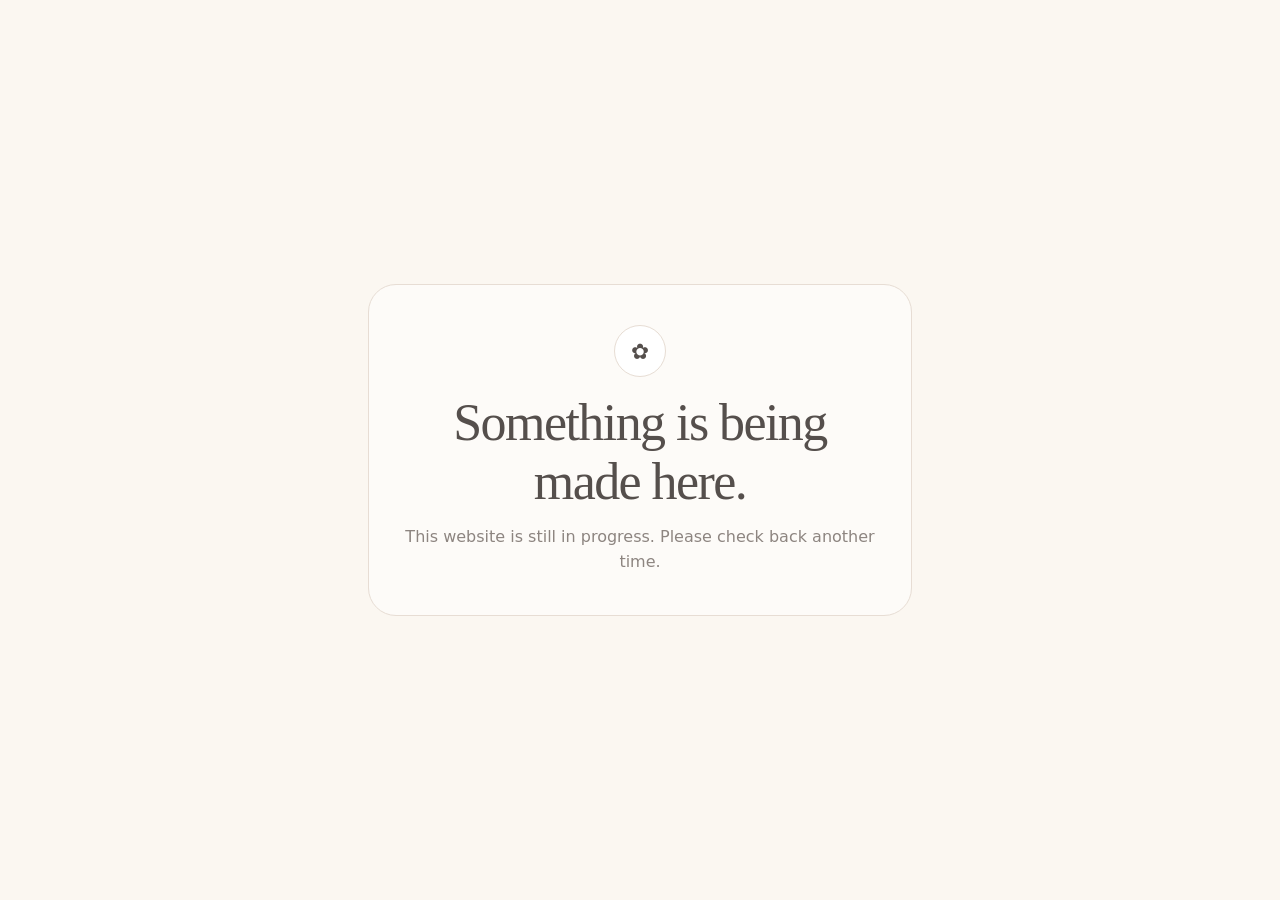
<file: index.html>
<!doctype html>
<html lang="en">
<head>
  <meta charset="utf-8">
  <meta name="viewport" content="width=device-width, initial-scale=1">
  <meta name="robots" content="noindex, nofollow">
  <title>Website in progress</title>
  <link rel="icon" href="./favicon.svg" type="image/svg+xml">
  <style>
    :root {
      color-scheme: light;
      --paper: #fbf7f1;
      --ink: #554f4c;
      --muted: #8d8580;
      --line: #e7ddd4;
    }
    * { box-sizing: border-box; }
    html, body { min-height: 100%; }
    body {
      margin: 0;
      display: grid;
      place-items: center;
      min-height: 100svh;
      padding: 2rem;
      background: var(--paper);
      color: var(--ink);
      font-family: ui-rounded, "SF Pro Rounded", "Avenir Next", system-ui, sans-serif;
    }
    main {
      width: min(34rem, 100%);
      text-align: center;
      padding: 2.5rem 2rem;
      border: 1px solid var(--line);
      border-radius: 1.75rem;
      background: rgba(255,255,255,.45);
    }
    .mark {
      display: inline-grid;
      place-items: center;
      width: 3.25rem;
      aspect-ratio: 1;
      margin-bottom: 1rem;
      border: 1px solid var(--line);
      border-radius: 999px;
      background: #fff;
      font-size: 1.35rem;
    }
    h1 {
      margin: 0;
      font-family: Georgia, "Times New Roman", serif;
      font-size: clamp(2rem, 7vw, 3.25rem);
      font-weight: 500;
      letter-spacing: -.03em;
    }
    p {
      margin: .8rem 0 0;
      color: var(--muted);
      line-height: 1.6;
    }
  </style>
</head>
<body>
  <main>
    <div class="mark" aria-hidden="true">✿</div>
    <h1>Something is being made here.</h1>
    <p>This website is still in progress. Please check back another time.</p>
  </main>
</body>
</html>
</file>
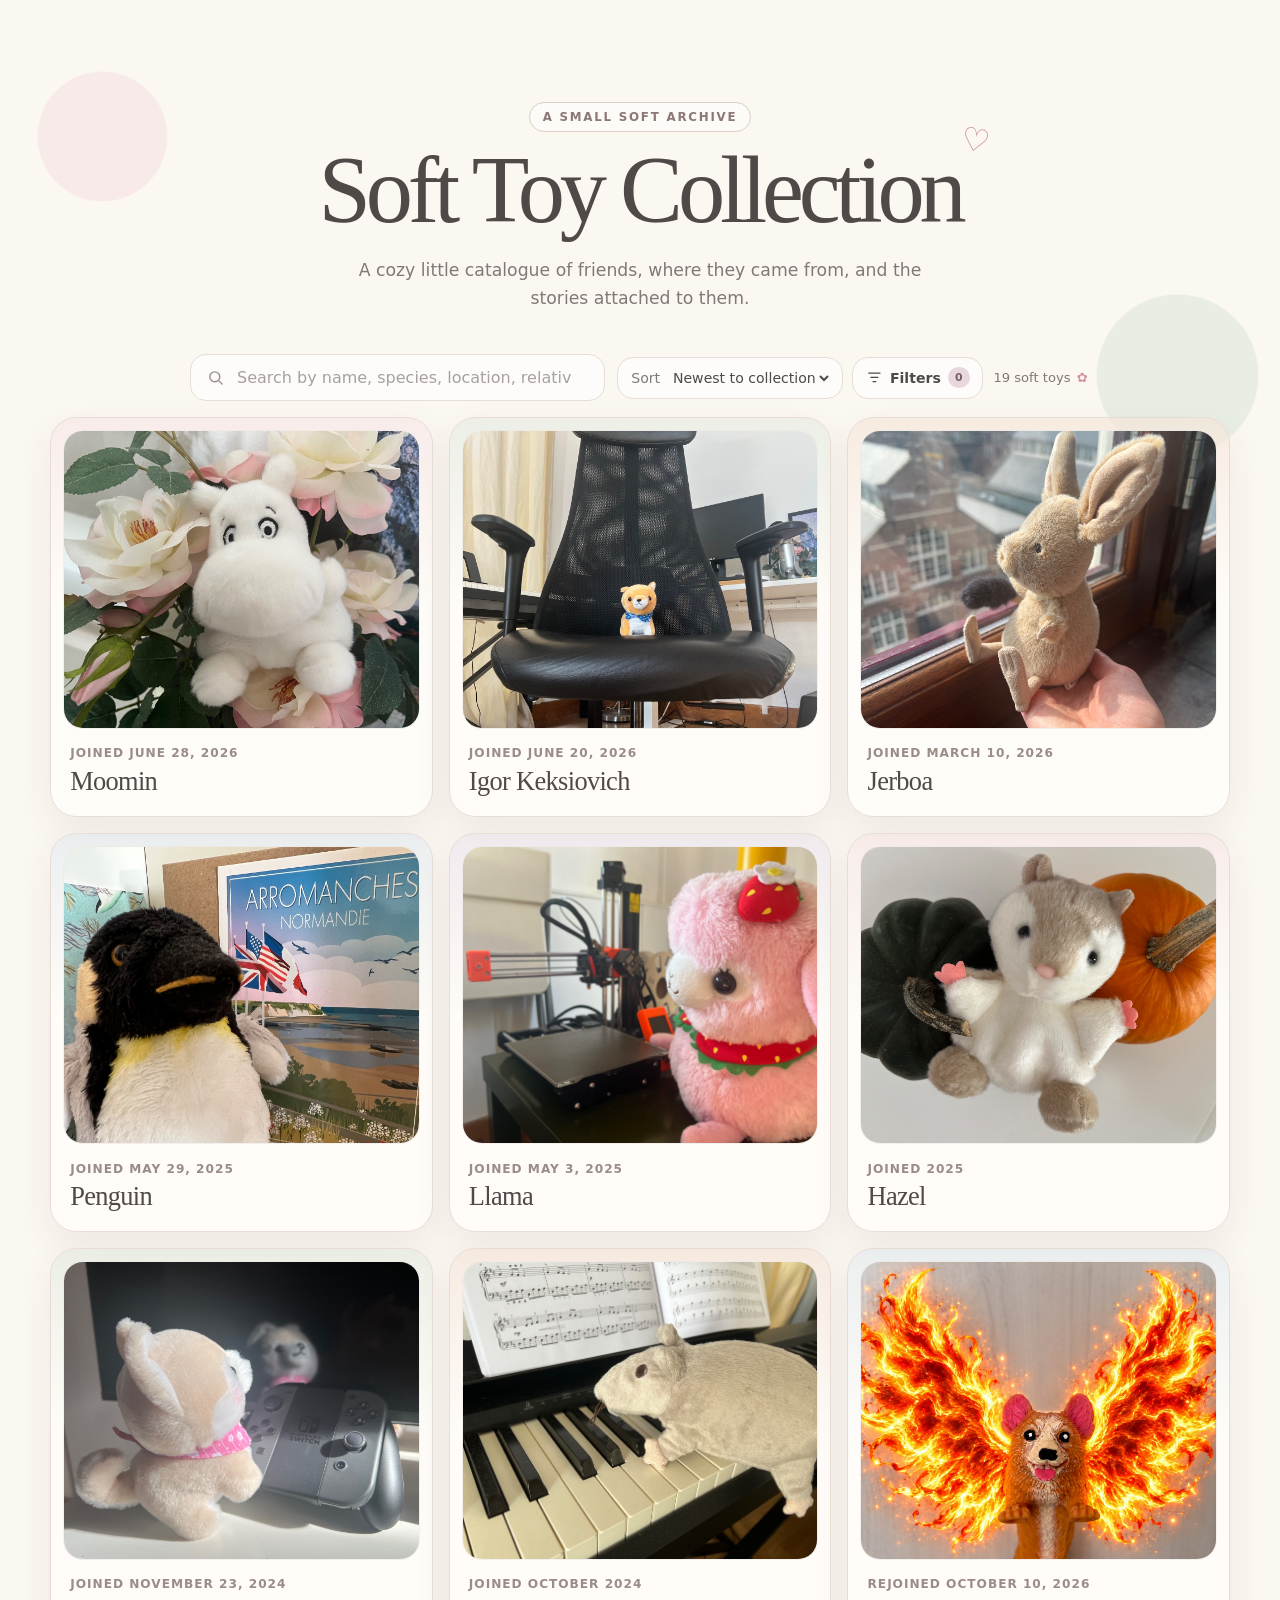
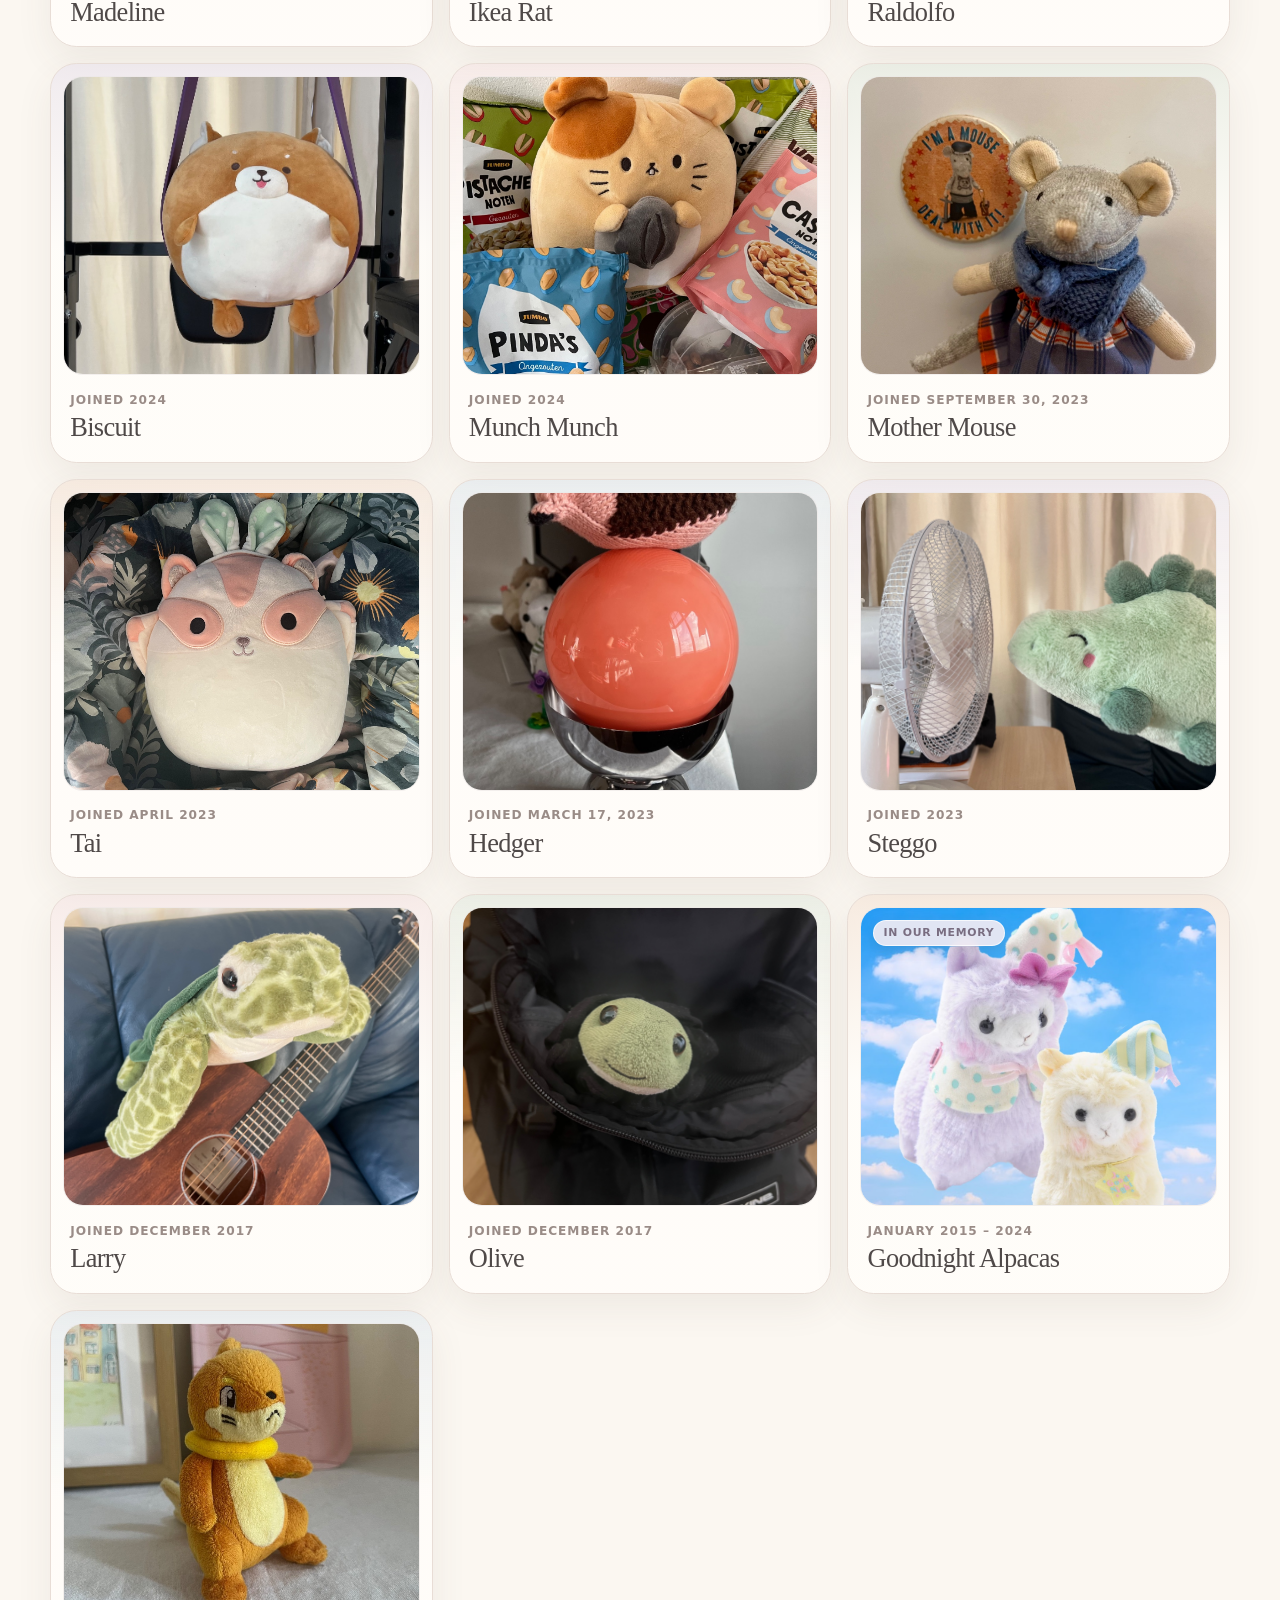
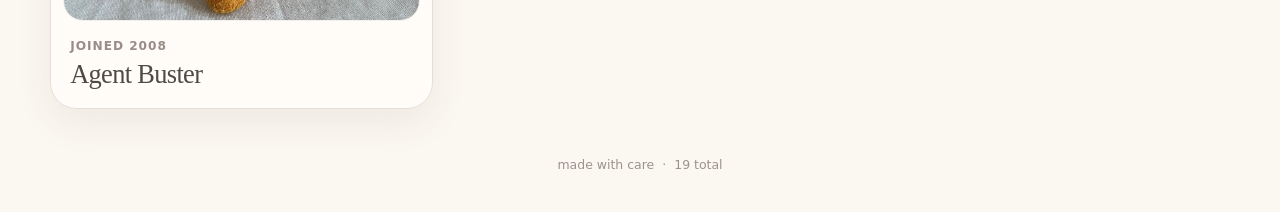
<file: soft-toys/index.html>
<!doctype html>
<html lang="en">
<head>
  <meta charset="utf-8">
  <meta name="viewport" content="width=device-width, initial-scale=1">
  <meta name="theme-color" content="#f7eee9">
  <meta name="robots" content="noindex, nofollow">
  <title>Soft Toy Collection</title>
  <link rel="icon" href="../favicon.svg" type="image/svg+xml">
  <link rel="stylesheet" href="./assets/styles.css?v=20261013-style-restore">
</head>
<body>
  <div class="page-shell">
    <header class="site-header">
      <div class="eyebrow">a small soft archive</div>
      <h1>Soft Toy Collection</h1>
      <p class="intro">A cozy little catalogue of friends, where they came from, and the stories attached to them.</p>
      <div class="header-doodle" aria-hidden="true">♡</div>
    </header>

    <section class="collection-toolbar" aria-label="Collection tools">
      <label class="search-field">
        <span class="sr-only">Search collection</span>
        <svg viewBox="0 0 24 24" aria-hidden="true"><path d="m21 21-4.2-4.2m1.2-5.3a6.5 6.5 0 1 1-13 0 6.5 6.5 0 0 1 13 0Z"/></svg>
        <input id="searchInput" type="search" placeholder="Search by name, species, location, relative, or fact…" autocomplete="off">
      </label>
      <div class="toolbar-actions">
        <label class="sort-field">
          <span>Sort</span>
          <select id="sortSelect">
            <option value="added-desc">Newest to collection</option>
            <option value="added-asc">Oldest to collection</option>
            <option value="name-asc">Name A–Z</option>
          </select>
        </label>
        <div class="filter-menu-wrap">
          <button id="filterButton" class="filter-button" type="button" aria-expanded="false" aria-controls="filterPanel">
            <svg viewBox="0 0 24 24" aria-hidden="true"><path d="M4 6h16M7 12h10M10 18h4"/></svg>
            <span>Filters</span>
            <span id="filterCount" class="filter-count" hidden>0</span>
          </button>
          <section id="filterPanel" class="filter-panel" aria-label="Collection filters" hidden>
            <div class="filter-panel-head">
              <div>
                <div class="filter-panel-kicker">show me</div>
                <h2>Filter the collection</h2>
              </div>
              <button id="clearFilters" class="clear-filters" type="button">Clear all</button>
            </div>
            <div id="filterGroups" class="filter-groups"></div>
          </section>
        </div>
        <div class="collection-summary" aria-live="polite">
          <span id="collectionCount">0 soft toys</span>
          <span class="tiny-flower" aria-hidden="true">✿</span>
        </div>
      </div>
    </section>

    <div id="activeFilterChips" class="active-filter-chips" aria-live="polite"></div>

    <main>
      <div id="collectionGrid" class="collection-grid"></div>
      <section id="emptyState" class="empty-state" hidden>
        <div class="empty-face" aria-hidden="true">ʕ•ᴥ•ʔ</div>
        <h2>No soft toys here yet</h2>
        <p>Your collection will appear here after you add the first entry.</p>
      </section>
      <section id="noResults" class="empty-state" hidden>
        <div class="empty-face" aria-hidden="true">૮ ˶ᵔ ᵕ ᵔ˶ ა</div>
        <h2>No matching friends</h2>
        <p>Try a different search or adjust your filters.</p>
      </section>
    </main>

    <footer>
      <span>made with care</span>
      <span aria-hidden="true">·</span>
      <span id="footerCount"></span>
    </footer>
  </div>

  <dialog id="toyDialog" class="toy-dialog">
    <button class="dialog-close" type="button" aria-label="Close details">×</button>
    <div id="dialogContent"></div>
  </dialog>

  <script src="./assets/collection.js?v=20261013-style-restore" defer></script>
</body>
</html>
</file>
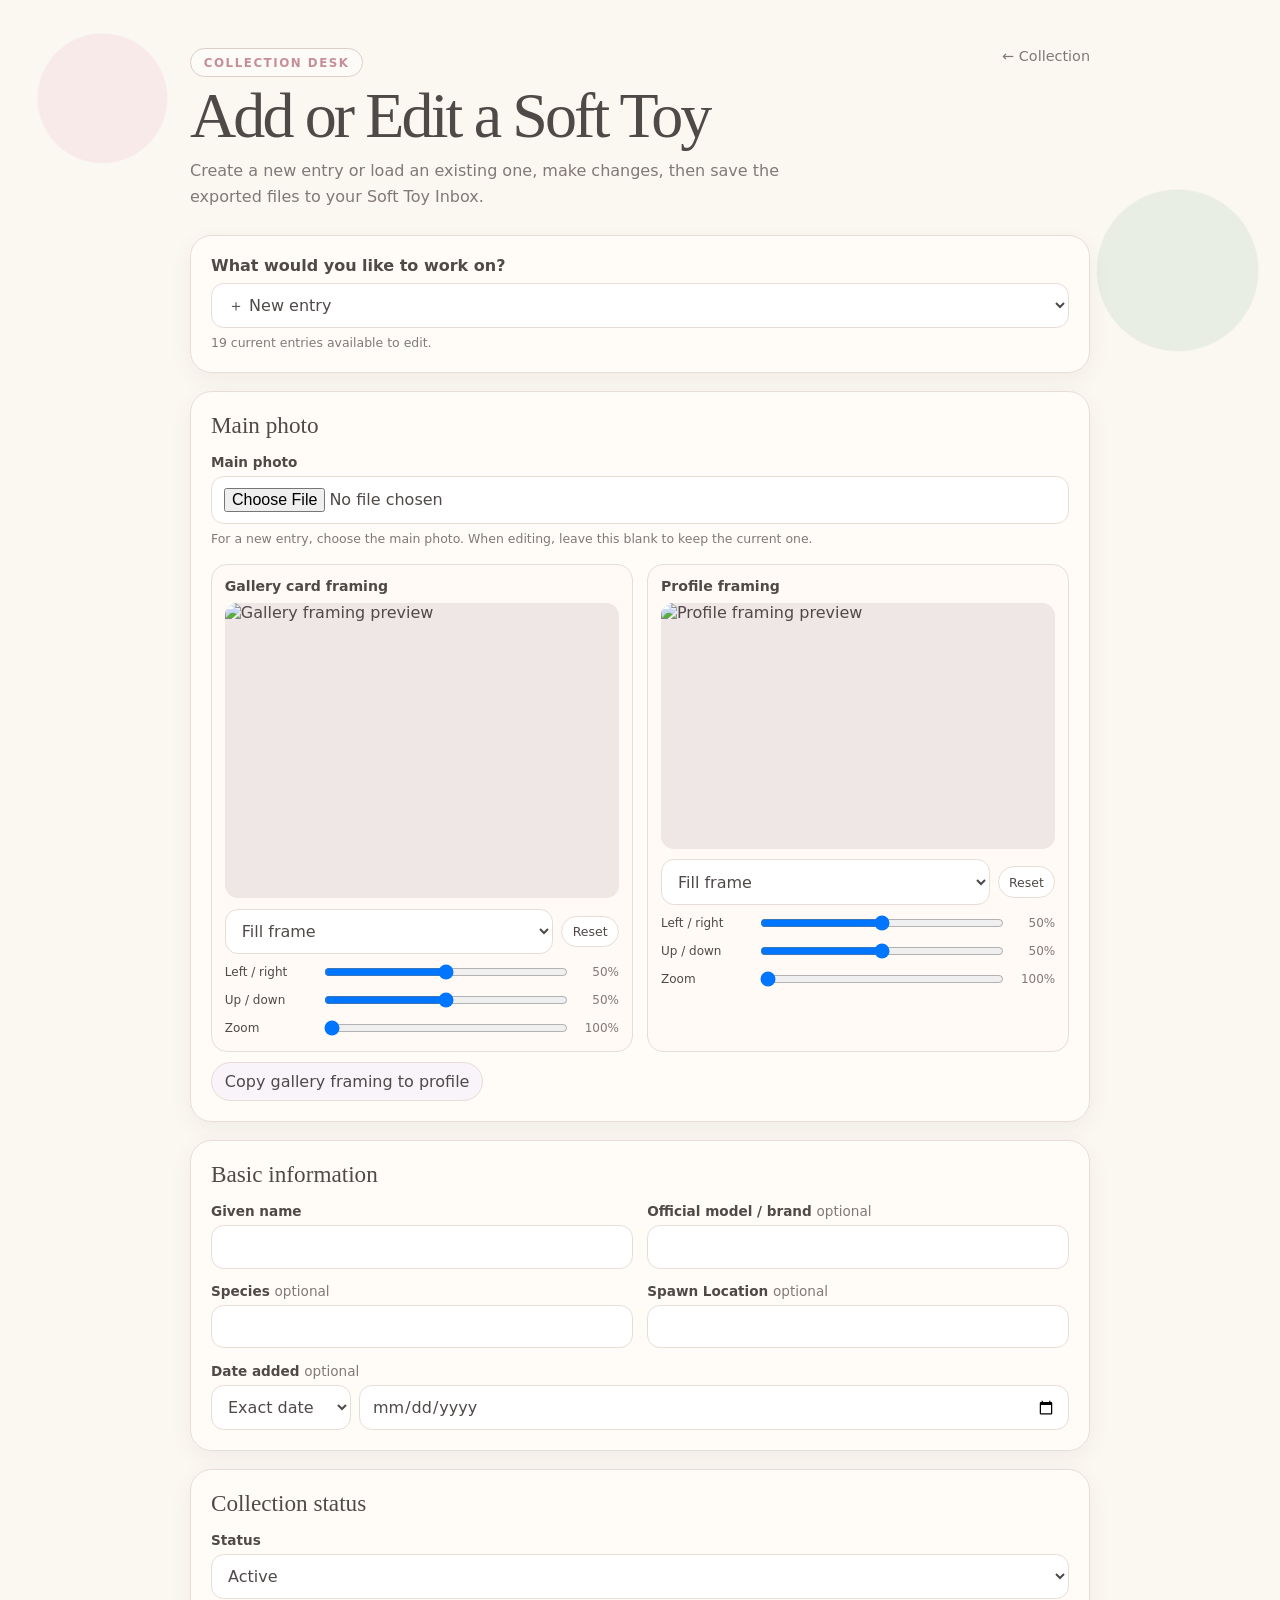
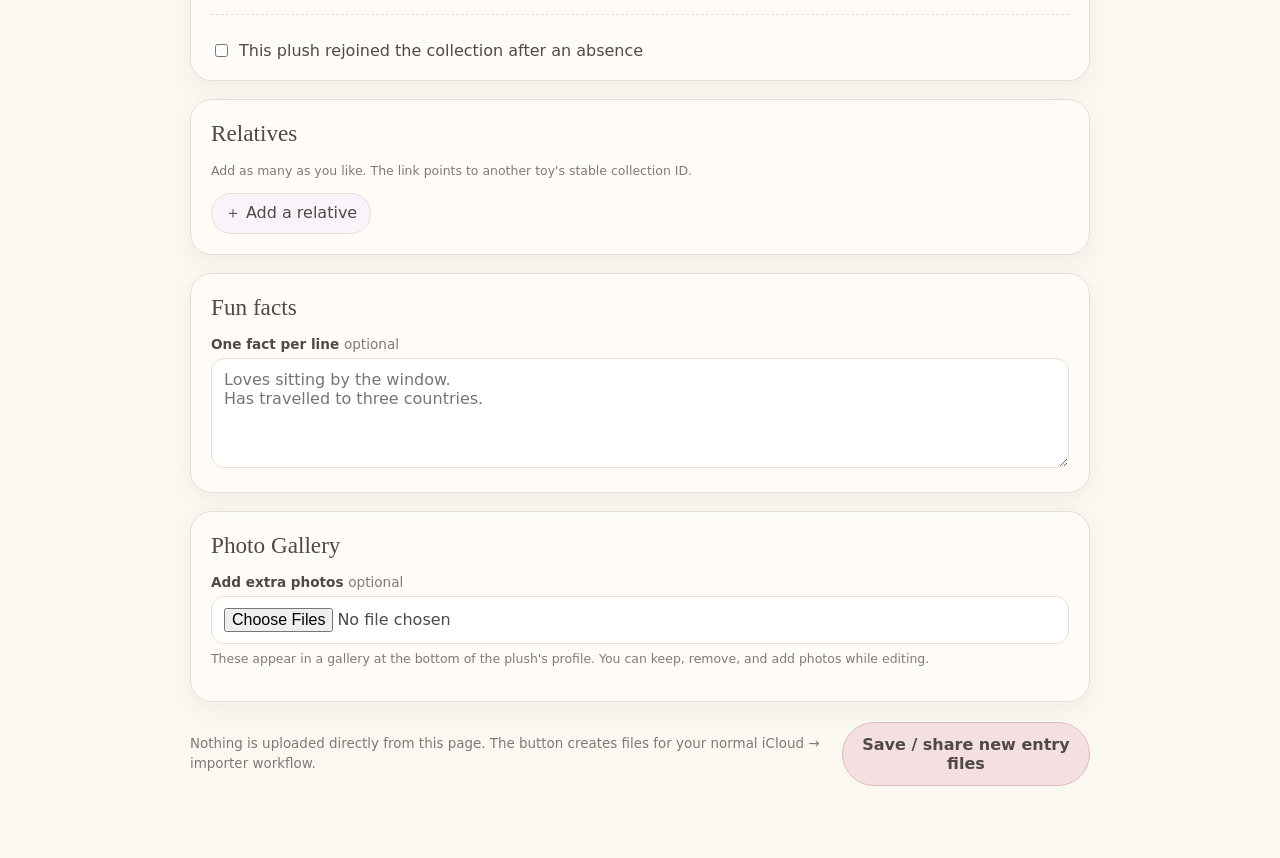
<file: soft-toys/add/index.html>
<!doctype html>
<html lang="en">
<head>
  <meta charset="utf-8">
  <meta name="viewport" content="width=device-width, initial-scale=1">
  <meta name="robots" content="noindex, nofollow">
  <title>Add or Edit a Soft Toy</title>
  <link rel="icon" href="../../favicon.svg" type="image/svg+xml">
  <link rel="stylesheet" href="../assets/styles.css?v=20261013-style-restore">
</head>
<body>
  <main class="add-shell">
    <header class="add-header">
      <div>
        <p class="eyebrow">Collection desk</p>
        <h1>Add or Edit a Soft Toy</h1>
        <p class="header-note">Create a new entry or load an existing one, make changes, then save the exported files to your Soft Toy Inbox.</p>
      </div>
      <a class="back-link" href="../">← Collection</a>
    </header>

    <section class="edit-picker-card">
      <label for="entryPicker">What would you like to work on?</label>
      <select id="entryPicker">
        <option value="new">＋ New entry</option>
      </select>
      <small id="collectionLoadNote" class="helper">Loading current collection…</small>
    </section>

    <form id="toyForm" novalidate>
      <section class="form-card">
        <h2>Main photo</h2>
        <div class="field full">
          <label for="mainPhoto">Main photo <span id="mainPhotoOptional" class="optional"></span></label>
          <input id="mainPhoto" type="file" accept="image/*">
          <small>For a new entry, choose the main photo. When editing, leave this blank to keep the current one.</small>
        </div>
        <div id="currentPhotoNote" class="current-photo-note hidden"></div>
        <label id="removeMainWrap" class="checkbox-row hidden"><input id="removeMainPhoto" type="checkbox"> Remove the current main photo</label>

        <div class="photo-editor-grid">
          <div class="photo-editor" data-photo-editor="gallery">
            <h3>Gallery card framing</h3>
            <div class="framing-preview"><img id="galleryPreview" alt="Gallery framing preview" hidden></div>
            <div class="photo-fit-row">
              <select id="galleryFit" class="compact-select" aria-label="Gallery photo fit">
                <option value="cover">Fill frame</option>
                <option value="contain">Show whole photo</option>
              </select>
              <button id="resetGalleryFraming" class="small-button" type="button">Reset</button>
            </div>
            <label class="range-row"><span>Left / right</span><input id="galleryX" type="range" min="0" max="100" value="50"><output id="galleryXOut">50%</output></label>
            <label class="range-row"><span>Up / down</span><input id="galleryY" type="range" min="0" max="100" value="50"><output id="galleryYOut">50%</output></label>
            <label class="range-row"><span>Zoom</span><input id="galleryZoom" type="range" min="100" max="170" value="100"><output id="galleryZoomOut">100%</output></label>
          </div>

          <div class="photo-editor profile-editor" data-photo-editor="profile">
            <h3>Profile framing</h3>
            <div class="framing-preview"><img id="profilePreview" alt="Profile framing preview" hidden></div>
            <div class="photo-fit-row">
              <select id="profileFit" class="compact-select" aria-label="Profile photo fit">
                <option value="cover">Fill frame</option>
                <option value="contain">Show whole photo</option>
              </select>
              <button id="resetProfileFraming" class="small-button" type="button">Reset</button>
            </div>
            <label class="range-row"><span>Left / right</span><input id="profileX" type="range" min="0" max="100" value="50"><output id="profileXOut">50%</output></label>
            <label class="range-row"><span>Up / down</span><input id="profileY" type="range" min="0" max="100" value="50"><output id="profileYOut">50%</output></label>
            <label class="range-row"><span>Zoom</span><input id="profileZoom" type="range" min="100" max="170" value="100"><output id="profileZoomOut">100%</output></label>
          </div>
        </div>
        <div class="button-row" style="margin-top:10px">
          <button id="copyGalleryFraming" class="secondary-button" type="button">Copy gallery framing to profile</button>
        </div>
      </section>

      <section class="form-card">
        <h2>Basic information</h2>
        <div class="field-grid">
          <div class="field">
            <label for="toyName">Given name</label>
            <input id="toyName" type="text" required autocomplete="off">
          </div>
          <div class="field">
            <label for="officialModel">Official model / brand <span class="optional">optional</span></label>
            <input id="officialModel" type="text" autocomplete="off">
          </div>
          <div class="field">
            <label for="species">Species <span class="optional">optional</span></label>
            <input id="species" type="text" autocomplete="off">
          </div>
          <div class="field">
            <label for="spawnLocation">Spawn Location <span class="optional">optional</span></label>
            <input id="spawnLocation" type="text" autocomplete="off">
          </div>
          <div class="field full">
            <span class="label">Date added <span class="optional">optional</span></span>
            <div id="dateAddedControl" class="flex-date" data-date-control></div>
          </div>
        </div>
      </section>

      <section class="form-card">
        <h2>Collection status</h2>
        <div class="field">
          <label for="status">Status</label>
          <select id="status">
            <option value="active">Active</option>
            <option value="lost">Lost</option>
            <option value="memory">In Our Memory</option>
          </select>
        </div>

        <div id="lostFields" class="status-fields hidden">
          <div class="field-grid">
            <div class="field full">
              <label for="lastKnownLocation">Last known location <span class="optional">optional</span></label>
              <input id="lastKnownLocation" type="text" autocomplete="off">
            </div>
            <div class="field full">
              <span class="label">Lost date <span class="optional">optional</span></span>
              <div id="lostDateControl" class="flex-date" data-date-control></div>
            </div>
          </div>
        </div>

        <div id="memoryFields" class="status-fields hidden">
          <div class="field">
            <span class="label">End date <span class="optional">optional</span></span>
            <div id="memoryEndDateControl" class="flex-date" data-date-control></div>
          </div>
        </div>

        <div id="activeRejoinFields" class="status-fields">
          <label class="checkbox-row"><input id="hasRejoined" type="checkbox"> This plush rejoined the collection after an absence</label>
          <div id="rejoinDetails" class="field-grid hidden" style="margin-top:14px">
            <div class="field full">
              <span class="label">Previous end / left date <span class="optional">optional</span></span>
              <div id="previousEndDateControl" class="flex-date" data-date-control></div>
            </div>
            <div class="field full">
              <span class="label">Rejoined date</span>
              <div id="rejoinDateControl" class="flex-date" data-date-control></div>
            </div>
          </div>
        </div>
      </section>

      <section class="form-card">
        <h2>Relatives</h2>
        <p class="helper">Add as many as you like. The link points to another toy's stable collection ID.</p>
        <div id="relativesList"></div>
        <button id="addRelative" class="secondary-button" type="button">＋ Add a relative</button>
      </section>

      <section class="form-card">
        <h2>Fun facts</h2>
        <div class="field">
          <label for="funFacts">One fact per line <span class="optional">optional</span></label>
          <textarea id="funFacts" placeholder="Loves sitting by the window.&#10;Has travelled to three countries."></textarea>
        </div>
      </section>

      <section class="form-card">
        <h2>Photo Gallery</h2>
        <div class="field">
          <label for="galleryPhotos">Add extra photos <span class="optional">optional</span></label>
          <input id="galleryPhotos" type="file" accept="image/*" multiple>
          <small>These appear in a gallery at the bottom of the plush's profile. You can keep, remove, and add photos while editing.</small>
        </div>
        <div id="galleryManager" class="gallery-manager"></div>
      </section>

      <div class="form-actions">
        <div id="saveStatus" class="save-status">Nothing is uploaded directly from this page. The button creates files for your normal iCloud → importer workflow.</div>
        <button id="saveButton" class="primary-button" type="submit">Save / share entry files</button>
      </div>
    </form>
  </main>

<script>
(() => {
  const DATA_URL = "../data/toys.json";
  const IMAGE_BASE = "../images/";

  const $ = selector => document.querySelector(selector);
  const entryPicker = $("#entryPicker");
  const form = $("#toyForm");
  const mainPhoto = $("#mainPhoto");
  const removeMainPhoto = $("#removeMainPhoto");
  const galleryInput = $("#galleryPhotos");

  let collection = [];
  let currentToy = null;
  let existingGallery = [];
  let newGalleryFiles = [];
  let mainPreviewObjectUrl = null;

  function slugify(value = "toy") {
    return String(value).toLowerCase().normalize("NFKD")
      .replace(/[\u0300-\u036f]/g, "")
      .replace(/[^a-z0-9]+/g, "-")
      .replace(/^-+|-+$/g, "") || "toy";
  }

  function normalizeStatus(value) {
    const compact = String(value || "active").trim().toLowerCase().replace(/[^a-z0-9]+/g, "");
    if (compact === "lost") return "lost";
    if (["memory", "inmemory", "inourmemory", "memorial"].includes(compact)) return "memory";
    return "active";
  }

  function normalizeDate(value) {
    if (!value) return null;
    if (typeof value === "string") {
      const precision = /^\d{4}$/.test(value) ? "year" : /^\d{4}-\d{2}$/.test(value) ? "month" : "day";
      return { precision, value };
    }
    if (value.value) {
      let precision = String(value.precision || "").toLowerCase();
      if (["exact", "full", "date"].includes(precision)) precision = "day";
      if (!precision) precision = /^\d{4}$/.test(value.value) ? "year" : /^\d{4}-\d{2}$/.test(value.value) ? "month" : "day";
      return { precision, value: String(value.value) };
    }
    return null;
  }

  function normalizePhotoDisplay(value) {
    function one(part) {
      const fit = part?.fit === "contain" ? "contain" : "cover";
      return {
        fit,
        x: Number(part?.x ?? 50),
        y: Number(part?.y ?? 50),
        zoom: fit === "contain" ? 1 : Number(part?.zoom ?? 1)
      };
    }
    return { gallery: one(value?.gallery), profile: one(value?.profile) };
  }

  function normalizeGallery(value) {
    if (!Array.isArray(value)) return [];
    return value.map(v => typeof v === "string" ? v : v?.filename || v?.image || "").filter(Boolean);
  }

  function normalizeToy(raw, index) {
    return {
      ...raw,
      id: String(raw.id || slugify(raw.name || `toy-${index + 1}`)),
      name: String(raw.name || ""),
      officialModel: String(raw.officialModel || raw.model || raw.brandModel || ""),
      image: String(raw.image || raw.photo || ""),
      gallery: normalizeGallery(raw.gallery || raw.galleryImages || raw.galleryPhotos),
      species: String(raw.species || ""),
      spawnLocation: String(raw.spawnLocation || raw.spawn || ""),
      dateAdded: normalizeDate(raw.dateAdded || raw.acquiredDate || raw.joinedDate),
      status: normalizeStatus(raw.status || raw.collectionStatus),
      lastKnownLocation: String(raw.lastKnownLocation || ""),
      lostDate: normalizeDate(raw.lostDate),
      endDate: normalizeDate(raw.endDate || raw.memorialDate),
      rejoinDate: normalizeDate(raw.rejoinDate || raw.readdedDate || raw.reAddDate),
      funFacts: Array.isArray(raw.funFacts) ? raw.funFacts.map(String) : [],
      relatives: Array.isArray(raw.relatives) ? raw.relatives.map(r => ({ relationship: String(r.relationship || r.relation || ""), toyId: String(r.toyId || r.id || "") })) : [],
      photoDisplay: normalizePhotoDisplay(raw.photoDisplay)
    };
  }

  function buildDateControl(container) {
    container.innerHTML = `
      <select class="date-precision" aria-label="Date precision">
        <option value="day">Exact date</option>
        <option value="month">Month only</option>
        <option value="year">Year only</option>
      </select>
      <div class="date-value">
        <input class="date-day" type="date">
        <input class="date-month hidden" type="month">
        <input class="date-year hidden" type="number" min="1800" max="2200" inputmode="numeric" placeholder="2026">
      </div>`;
    const precision = container.querySelector(".date-precision");
    precision.addEventListener("change", () => updateDateControlVisibility(container));
  }

  function updateDateControlVisibility(container) {
    const precision = container.querySelector(".date-precision").value;
    container.querySelector(".date-day").classList.toggle("hidden", precision !== "day");
    container.querySelector(".date-month").classList.toggle("hidden", precision !== "month");
    container.querySelector(".date-year").classList.toggle("hidden", precision !== "year");
  }

  function setDateControl(container, dateObj) {
    const d = normalizeDate(dateObj);
    container.querySelectorAll("input").forEach(input => input.value = "");
    if (!d) {
      container.querySelector(".date-precision").value = "day";
      updateDateControlVisibility(container);
      return;
    }
    const precision = ["day", "month", "year"].includes(d.precision) ? d.precision : "day";
    container.querySelector(".date-precision").value = precision;
    if (precision === "day") container.querySelector(".date-day").value = d.value;
    if (precision === "month") container.querySelector(".date-month").value = d.value.slice(0, 7);
    if (precision === "year") container.querySelector(".date-year").value = d.value.slice(0, 4);
    updateDateControlVisibility(container);
  }

  function getDateControl(container) {
    const precision = container.querySelector(".date-precision").value;
    let value = "";
    if (precision === "day") value = container.querySelector(".date-day").value;
    if (precision === "month") value = container.querySelector(".date-month").value;
    if (precision === "year") value = container.querySelector(".date-year").value.trim();
    return value ? { precision, value } : null;
  }

  document.querySelectorAll("[data-date-control]").forEach(buildDateControl);

  const dateControls = {
    dateAdded: $("#dateAddedControl"),
    lostDate: $("#lostDateControl"),
    memoryEnd: $("#memoryEndDateControl"),
    previousEnd: $("#previousEndDateControl"),
    rejoin: $("#rejoinDateControl")
  };

  const frameEls = {
    gallery: { fit: $("#galleryFit"), x: $("#galleryX"), y: $("#galleryY"), zoom: $("#galleryZoom"), preview: $("#galleryPreview"), xOut: $("#galleryXOut"), yOut: $("#galleryYOut"), zoomOut: $("#galleryZoomOut") },
    profile: { fit: $("#profileFit"), x: $("#profileX"), y: $("#profileY"), zoom: $("#profileZoom"), preview: $("#profilePreview"), xOut: $("#profileXOut"), yOut: $("#profileYOut"), zoomOut: $("#profileZoomOut") }
  };

  function getFraming(kind) {
    const e = frameEls[kind];
    const fit = e.fit.value === "contain" ? "contain" : "cover";
    return { fit, x: Number(e.x.value), y: Number(e.y.value), zoom: fit === "contain" ? 1 : Number(e.zoom.value) / 100 };
  }

  function setFraming(kind, value = {}) {
    const e = frameEls[kind];
    const fit = value.fit === "contain" ? "contain" : "cover";
    e.fit.value = fit;
    e.x.value = Number.isFinite(Number(value.x)) ? Number(value.x) : 50;
    e.y.value = Number.isFinite(Number(value.y)) ? Number(value.y) : 50;
    e.zoom.value = fit === "contain" ? 100 : Math.round((Number.isFinite(Number(value.zoom)) ? Number(value.zoom) : 1) * 100);
    updateFraming(kind);
  }

  function updateFraming(kind) {
    const e = frameEls[kind];
    const f = getFraming(kind);
    e.zoom.disabled = f.fit === "contain";
    if (f.fit === "contain") e.zoom.value = 100;
    e.xOut.value = `${e.x.value}%`;
    e.yOut.value = `${e.y.value}%`;
    e.zoomOut.value = `${e.zoom.value}%`;
    if (e.preview.src) {
      e.preview.style.objectFit = f.fit;
      e.preview.style.objectPosition = `${f.x}% ${f.y}%`;
      e.preview.style.transform = `scale(${f.fit === "contain" ? 1 : Number(e.zoom.value) / 100})`;
    }
  }

  Object.entries(frameEls).forEach(([kind, e]) => {
    [e.fit, e.x, e.y, e.zoom].forEach(input => input.addEventListener("input", () => updateFraming(kind)));
    e.fit.addEventListener("change", () => updateFraming(kind));
  });

  $("#resetGalleryFraming").addEventListener("click", () => setFraming("gallery"));
  $("#resetProfileFraming").addEventListener("click", () => setFraming("profile"));
  $("#copyGalleryFraming").addEventListener("click", () => setFraming("profile", getFraming("gallery")));

  function setMainPreview(src) {
    for (const kind of ["gallery", "profile"]) {
      const img = frameEls[kind].preview;
      if (src) {
        img.src = src;
        img.hidden = false;
      } else {
        img.removeAttribute("src");
        img.hidden = true;
      }
      updateFraming(kind);
    }
  }

  function currentMainSrc() {
    if (mainPhoto.files[0]) {
      if (mainPreviewObjectUrl) URL.revokeObjectURL(mainPreviewObjectUrl);
      mainPreviewObjectUrl = URL.createObjectURL(mainPhoto.files[0]);
      return mainPreviewObjectUrl;
    }
    if (currentToy?.image && !removeMainPhoto.checked) return `${IMAGE_BASE}${encodeURIComponent(currentToy.image)}`;
    return "";
  }

  mainPhoto.addEventListener("change", () => {
    if (mainPhoto.files[0]) removeMainPhoto.checked = false;
    setMainPreview(currentMainSrc());
  });
  removeMainPhoto.addEventListener("change", () => {
    if (removeMainPhoto.checked) mainPhoto.value = "";
    setMainPreview(currentMainSrc());
  });

  function relativeOptions(selected = "") {
    return collection
      .filter(toy => !currentToy || toy.id !== currentToy.id)
      .map(toy => `<option value="${escapeAttribute(toy.id)}" ${toy.id === selected ? "selected" : ""}>${escapeHtml(toy.name)}</option>`)
      .join("");
  }

  function escapeHtml(value = "") {
    return String(value).replaceAll("&", "&amp;").replaceAll("<", "&lt;").replaceAll(">", "&gt;").replaceAll('"', "&quot;").replaceAll("'", "&#039;");
  }
  function escapeAttribute(value = "") { return escapeHtml(value); }

  function addRelativeRow(relative = {}) {
    const row = document.createElement("div");
    row.className = "dynamic-row relative-row";
    row.innerHTML = `
      <div class="field"><label>Relationship</label><input class="relative-relationship" type="text" placeholder="cousin" value="${escapeAttribute(relative.relationship || "")}"></div>
      <div class="field"><label>Soft toy</label><select class="relative-toy"><option value="">Choose a toy…</option>${relativeOptions(relative.toyId || "")}</select></div>
      <button class="remove-row" type="button" aria-label="Remove relative">×</button>`;
    row.querySelector(".remove-row").addEventListener("click", () => row.remove());
    $("#relativesList").appendChild(row);
  }
  $("#addRelative").addEventListener("click", () => addRelativeRow());

  function collectRelatives() {
    return [...document.querySelectorAll(".relative-row")]
      .map(row => ({ relationship: row.querySelector(".relative-relationship").value.trim(), toyId: row.querySelector(".relative-toy").value }))
      .filter(r => r.relationship && r.toyId);
  }

  function renderGalleryManager() {
    const manager = $("#galleryManager");
    manager.innerHTML = "";
    existingGallery.forEach((filename, index) => {
      const item = document.createElement("div");
      item.className = "gallery-edit-item";
      item.innerHTML = `<img src="${IMAGE_BASE}${encodeURIComponent(filename)}" alt="Existing gallery photo"><span class="gallery-edit-label">Existing photo</span><button type="button" aria-label="Remove this gallery photo">×</button>`;
      item.querySelector("button").addEventListener("click", () => {
        existingGallery.splice(index, 1);
        renderGalleryManager();
      });
      manager.appendChild(item);
    });
    newGalleryFiles.forEach((file, index) => {
      const url = URL.createObjectURL(file);
      const item = document.createElement("div");
      item.className = "gallery-edit-item";
      item.innerHTML = `<img src="${url}" alt="New gallery photo"><span class="gallery-edit-label">${escapeHtml(file.name)}</span><button type="button" aria-label="Remove this new gallery photo">×</button>`;
      item.querySelector("img").addEventListener("load", () => URL.revokeObjectURL(url), { once: true });
      item.querySelector("button").addEventListener("click", () => {
        newGalleryFiles.splice(index, 1);
        renderGalleryManager();
      });
      manager.appendChild(item);
    });
  }

  galleryInput.addEventListener("change", () => {
    newGalleryFiles.push(...Array.from(galleryInput.files || []));
    galleryInput.value = "";
    renderGalleryManager();
  });

  function updateStatusFields() {
    const status = $("#status").value;
    $("#lostFields").classList.toggle("hidden", status !== "lost");
    $("#memoryFields").classList.toggle("hidden", status !== "memory");
    $("#activeRejoinFields").classList.toggle("hidden", status !== "active");
    $("#rejoinDetails").classList.toggle("hidden", status !== "active" || !$("#hasRejoined").checked);
  }
  $("#status").addEventListener("change", updateStatusFields);
  $("#hasRejoined").addEventListener("change", updateStatusFields);

  function resetFormForNew() {
    currentToy = null;
    form.reset();
    $("#status").value = "active";
    $("#hasRejoined").checked = false;
    $("#relativesList").innerHTML = "";
    existingGallery = [];
    newGalleryFiles = [];
    renderGalleryManager();
    Object.values(dateControls).forEach(control => setDateControl(control, null));
    setFraming("gallery");
    setFraming("profile");
    setMainPreview("");
    $("#currentPhotoNote").classList.add("hidden");
    $("#removeMainWrap").classList.add("hidden");
    $("#mainPhotoOptional").textContent = "";
    $("#saveButton").textContent = "Save / share new entry files";
    updateStatusFields();
  }

  function populateToy(toy) {
    currentToy = toy;
    form.reset();
    $("#toyName").value = toy.name;
    $("#officialModel").value = toy.officialModel;
    $("#species").value = toy.species;
    $("#spawnLocation").value = toy.spawnLocation;
    setDateControl(dateControls.dateAdded, toy.dateAdded);
    $("#status").value = toy.status;
    $("#lastKnownLocation").value = toy.lastKnownLocation;
    setDateControl(dateControls.lostDate, toy.lostDate);
    setDateControl(dateControls.memoryEnd, toy.status === "memory" ? toy.endDate : null);
    const isRejoined = toy.status === "active" && Boolean(toy.rejoinDate);
    $("#hasRejoined").checked = isRejoined;
    setDateControl(dateControls.previousEnd, toy.endDate || toy.lostDate || null);
    setDateControl(dateControls.rejoin, isRejoined ? toy.rejoinDate : null);
    $("#funFacts").value = toy.funFacts.join("\n");
    $("#relativesList").innerHTML = "";
    toy.relatives.forEach(addRelativeRow);
    existingGallery = [...toy.gallery];
    newGalleryFiles = [];
    renderGalleryManager();
    setFraming("gallery", toy.photoDisplay.gallery);
    setFraming("profile", toy.photoDisplay.profile);
    removeMainPhoto.checked = false;
    mainPhoto.value = "";
    if (toy.image) {
      $("#currentPhotoNote").innerHTML = `<img src="${IMAGE_BASE}${encodeURIComponent(toy.image)}" alt="Current main photo"><span>Current main photo: ${escapeHtml(toy.image)}</span>`;
      $("#currentPhotoNote").classList.remove("hidden");
      $("#removeMainWrap").classList.remove("hidden");
    } else {
      $("#currentPhotoNote").classList.add("hidden");
      $("#removeMainWrap").classList.add("hidden");
    }
    $("#mainPhotoOptional").textContent = "optional when editing";
    setMainPreview(currentMainSrc());
    $("#saveButton").textContent = "Save / share edited entry files";
    updateStatusFields();
  }

  entryPicker.addEventListener("change", () => {
    if (entryPicker.value === "new") resetFormForNew();
    else {
      const toy = collection.find(t => t.id === entryPicker.value);
      if (toy) populateToy(toy);
    }
  });

  async function loadCollection() {
    try {
      const response = await fetch(`${DATA_URL}?v=${Date.now()}`, { cache: "no-store" });
      if (!response.ok) throw new Error(`HTTP ${response.status}`);
      const data = await response.json();
      const list = Array.isArray(data) ? data : Array.isArray(data.toys) ? data.toys : [];
      collection = list.map(normalizeToy).sort((a, b) => a.name.localeCompare(b.name));
      for (const toy of collection) {
        const option = document.createElement("option");
        option.value = toy.id;
        option.textContent = `Edit: ${toy.name}`;
        entryPicker.appendChild(option);
      }
      $("#collectionLoadNote").textContent = `${collection.length} current entr${collection.length === 1 ? "y" : "ies"} available to edit.`;
    } catch (error) {
      console.error(error);
      $("#collectionLoadNote").textContent = "Could not load the current collection. New entries still work, but editing needs the page to be served through the website or local server.";
    }
  }

  function statusPayload() {
    const status = $("#status").value;
    const payload = { status };
    if (status === "lost") {
      const location = $("#lastKnownLocation").value.trim();
      if (location) payload.lastKnownLocation = location;
      const lostDate = getDateControl(dateControls.lostDate);
      if (lostDate) payload.lostDate = lostDate;
    } else if (status === "memory") {
      const endDate = getDateControl(dateControls.memoryEnd);
      if (endDate) payload.endDate = endDate;
    } else if ($("#hasRejoined").checked) {
      const endDate = getDateControl(dateControls.previousEnd);
      const rejoinDate = getDateControl(dateControls.rejoin);
      if (endDate) payload.endDate = endDate;
      if (rejoinDate) payload.rejoinDate = rejoinDate;
    }
    return payload;
  }

  function formToyPayload() {
    const payload = {
      name: $("#toyName").value.trim(),
      photoDisplay: { gallery: getFraming("gallery"), profile: getFraming("profile") },
      relatives: collectRelatives(),
      funFacts: $("#funFacts").value.split(/\r?\n/).map(s => s.trim()).filter(Boolean),
      ...statusPayload()
    };
    const optional = {
      officialModel: $("#officialModel").value.trim(),
      species: $("#species").value.trim(),
      spawnLocation: $("#spawnLocation").value.trim(),
      dateAdded: getDateControl(dateControls.dateAdded)
    };
    Object.entries(optional).forEach(([key, value]) => { if (value) payload[key] = value; });
    return payload;
  }

  function extFromFile(file) {
    const fromName = (file.name.split(".").pop() || "").toLowerCase().replace(/[^a-z0-9]/g, "");
    if (fromName && fromName.length <= 5) return fromName;
    if (file.type === "image/png") return "png";
    if (file.type === "image/webp") return "webp";
    return "jpg";
  }

  async function loadImage(file) {
    const url = URL.createObjectURL(file);
    try {
      const image = new Image();
      image.decoding = "async";
      image.src = url;
      await image.decode();
      return image;
    } finally {
      setTimeout(() => URL.revokeObjectURL(url), 0);
    }
  }

  async function prepareImage(file, stem) {
    try {
      const image = await loadImage(file);
      const maxDimension = 1800;
      const scale = Math.min(1, maxDimension / Math.max(image.naturalWidth, image.naturalHeight));
      const width = Math.max(1, Math.round(image.naturalWidth * scale));
      const height = Math.max(1, Math.round(image.naturalHeight * scale));
      const canvas = document.createElement("canvas");
      canvas.width = width;
      canvas.height = height;
      const ctx = canvas.getContext("2d");
      ctx.drawImage(image, 0, 0, width, height);
      const blob = await new Promise(resolve => canvas.toBlob(resolve, "image/jpeg", .88));
      if (!blob) throw new Error("Canvas export failed");
      return new File([blob], `${stem}.jpg`, { type: "image/jpeg", lastModified: Date.now() });
    } catch (error) {
      console.warn("Could not resize image; keeping original format", error);
      return new File([file], `${stem}.${extFromFile(file)}`, { type: file.type || "application/octet-stream", lastModified: Date.now() });
    }
  }

  function downloadFile(file) {
    const url = URL.createObjectURL(file);
    const a = document.createElement("a");
    a.href = url;
    a.download = file.name;
    document.body.appendChild(a);
    a.click();
    a.remove();
    setTimeout(() => URL.revokeObjectURL(url), 2000);
  }

  async function shareOrDownload(files) {
    if (navigator.share && (!navigator.canShare || navigator.canShare({ files }))) {
      await navigator.share({ title: "Soft toy entry files", files });
      return "The entry files were sent to the iOS share sheet. Save all of them together in your Soft Toy Inbox.";
    }
    files.forEach((file, index) => setTimeout(() => downloadFile(file), index * 250));
    return `Your browser downloaded ${files.length} file${files.length === 1 ? "" : "s"}. Move all of them into the Soft Toy Inbox before running the importer.`;
  }

  form.addEventListener("submit", async event => {
    event.preventDefault();
    const name = $("#toyName").value.trim();
    if (!name) {
      $("#toyName").focus();
      $("#saveStatus").textContent = "Please give the soft toy a name first.";
      return;
    }
    const operation = currentToy ? "update" : "create";
    if (operation === "create" && !mainPhoto.files[0]) {
      $("#saveStatus").textContent = "Choose a main photo for the new entry.";
      mainPhoto.focus();
      return;
    }
    if ($("#status").value === "active" && $("#hasRejoined").checked && !getDateControl(dateControls.rejoin)) {
      $("#saveStatus").textContent = "Add the rejoined date, or untick the rejoined option.";
      return;
    }

    const button = $("#saveButton");
    button.disabled = true;
    $("#saveStatus").textContent = "Preparing entry files…";

    try {
      const token = `${Date.now()}-${Math.random().toString(36).slice(2, 7)}`;
      const stem = slugify(name);
      const filesToShare = [];

      let mainPhotoSpec;
      if (mainPhoto.files[0]) {
        const prepared = await prepareImage(mainPhoto.files[0], `${stem}-${token}-main`);
        filesToShare.push(prepared);
        mainPhotoSpec = { kind: "new", filename: prepared.name };
      } else if (currentToy?.image && !removeMainPhoto.checked) {
        mainPhotoSpec = { kind: "existing", filename: currentToy.image };
      } else {
        mainPhotoSpec = { kind: "none" };
      }

      const gallerySpecs = existingGallery.map(filename => ({ kind: "existing", filename }));
      for (let i = 0; i < newGalleryFiles.length; i++) {
        const prepared = await prepareImage(newGalleryFiles[i], `${stem}-${token}-gallery-${String(i + 1).padStart(2, "0")}`);
        filesToShare.push(prepared);
        gallerySpecs.push({ kind: "new", filename: prepared.name });
      }

      const manifest = {
        schemaVersion: 4,
        operation,
        targetId: currentToy?.id || null,
        exportedAt: new Date().toISOString(),
        toy: formToyPayload(),
        mainPhoto: mainPhotoSpec,
        galleryPhotos: gallerySpecs
      };
      const manifestName = `${stem}-${token}.toy-entry.json`;
      const manifestFile = new File([JSON.stringify(manifest, null, 2) + "\n"], manifestName, { type: "application/json" });
      filesToShare.unshift(manifestFile);

      const message = await shareOrDownload(filesToShare);
      $("#saveStatus").textContent = operation === "update"
        ? `${message} The importer will update “${name}” instead of creating a new entry.`
        : message;
    } catch (error) {
      if (error?.name === "AbortError") {
        $("#saveStatus").textContent = "Sharing was cancelled; no website files were changed.";
      } else {
        console.error(error);
        $("#saveStatus").textContent = `Something went wrong while preparing the files: ${error.message || error}`;
      }
    } finally {
      button.disabled = false;
    }
  });

  resetFormForNew();
  loadCollection();
})();
</script>
</body>
</html>
</file>
<file: soft-toys/assets/styles.css>
:root {
  --cream: #fbf7f1;
  --paper: #fffdf9;
  --ink: #4f4948;
  --muted: #817977;
  --blush: #f4dfe1;
  --peach: #f4e2d4;
  --sage: #dfe8dd;
  --blue: #dfe8ef;
  --lavender: #e8e1ed;
  --line: #e8ddd6;
  --shadow: 0 14px 36px rgba(93, 73, 67, .08);
  --serif: Georgia, "Times New Roman", serif;
  --round: ui-rounded, "SF Pro Rounded", "Avenir Next", system-ui, -apple-system, sans-serif;
}

* { box-sizing: border-box; }
html { scroll-behavior: smooth; }
body {
  margin: 0;
  min-height: 100vh;
  background:
    radial-gradient(circle at 8% 4%, rgba(244,223,225,.55) 0 4rem, transparent 4.1rem),
    radial-gradient(circle at 92% 11%, rgba(223,232,221,.65) 0 5rem, transparent 5.1rem),
    var(--cream);
  color: var(--ink);
  font-family: var(--round);
}
button, input, select, textarea { font: inherit; }
button, select { cursor: pointer; }
img { display: block; max-width: 100%; }
.sr-only {
  position: absolute;
  width: 1px; height: 1px;
  padding: 0; margin: -1px;
  overflow: hidden; clip: rect(0,0,0,0);
  white-space: nowrap; border: 0;
}

.page-shell {
  width: min(1180px, calc(100% - 2rem));
  margin: 0 auto;
  padding: clamp(3.5rem, 8vw, 6.5rem) 0 2.5rem;
}
.site-header {
  position: relative;
  width: min(760px, 100%);
  margin: 0 auto 2.6rem;
  text-align: center;
}
.eyebrow {
  display: inline-block;
  margin-bottom: .75rem;
  padding: .42rem .8rem;
  border: 1px solid #ddcfc7;
  border-radius: 999px;
  background: rgba(255,255,255,.55);
  color: #8b7775;
  font-size: .74rem;
  font-weight: 700;
  letter-spacing: .15em;
  text-transform: uppercase;
}
h1 {
  margin: 0;
  font-family: var(--serif);
  font-size: clamp(2.75rem, 9vw, 5.9rem);
  font-weight: 500;
  line-height: .98;
  letter-spacing: -.055em;
}
.intro {
  width: min(610px, 100%);
  margin: 1.2rem auto 0;
  color: var(--muted);
  font-size: clamp(.98rem, 2vw, 1.08rem);
  line-height: 1.65;
}
.header-doodle {
  position: absolute;
  right: 4%; top: 9%;
  color: #c9969a;
  font-family: var(--serif);
  font-size: 2rem;
  transform: rotate(12deg);
}

.collection-toolbar {
  display: flex;
  align-items: center;
  justify-content: space-between;
  gap: .8rem;
  width: min(900px, 100%);
  margin: 0 auto 1rem;
}
.search-field {
  display: flex;
  align-items: center;
  flex: 1 1 30rem;
  min-width: 0;
  gap: .65rem;
  padding: .75rem .95rem;
  border: 1px solid var(--line);
  border-radius: 1rem;
  background: rgba(255,255,255,.67);
}
.search-field svg {
  width: 1.15rem; height: 1.15rem;
  fill: none; stroke: #9b8f8b; stroke-width: 1.8; stroke-linecap: round;
  flex: 0 0 auto;
}
.search-field input {
  width: 100%;
  min-width: 0;
  border: 0;
  outline: 0;
  background: transparent;
  color: var(--ink);
}
.search-field input::placeholder { color: #a9a09d; }
.sort-field {
  display: flex;
  align-items: center;
  gap: .55rem;
  padding: .55rem .65rem .55rem .8rem;
  border: 1px solid var(--line);
  border-radius: 1rem;
  background: rgba(255,255,255,.67);
  color: var(--muted);
  font-size: .88rem;
}
.sort-field select {
  max-width: 12rem;
  border: 0;
  outline: 0;
  background: transparent;
  color: var(--ink);
}
.toolbar-actions {
  display: flex;
  align-items: stretch;
  gap: .55rem;
  flex: 0 0 auto;
}
.filter-menu-wrap { position: relative; }
.filter-button {
  display: inline-flex;
  align-items: center;
  justify-content: center;
  gap: .45rem;
  min-height: 100%;
  padding: .58rem .8rem;
  border: 1px solid var(--line);
  border-radius: 1rem;
  background: rgba(255,255,255,.67);
  color: var(--ink);
  font-size: .88rem;
  font-weight: 700;
  transition: background .16s ease, border-color .16s ease, transform .16s ease;
}
.filter-button:hover { transform: translateY(-1px); background: rgba(255,255,255,.9); }
.filter-button.has-filters { background: #f5ecef; border-color: #decdd1; }
.filter-button svg {
  width: 1.05rem;
  height: 1.05rem;
  fill: none;
  stroke: currentColor;
  stroke-width: 1.8;
  stroke-linecap: round;
}
.filter-count {
  display: inline-grid;
  min-width: 1.35rem;
  height: 1.35rem;
  place-items: center;
  padding: 0 .34rem;
  border-radius: 999px;
  background: #e8d7dc;
  color: #765e65;
  font-size: .68rem;
  font-weight: 800;
}
.filter-panel {
  position: absolute;
  z-index: 20;
  top: calc(100% + .6rem);
  right: 0;
  width: min(430px, calc(100vw - 1rem));
  max-height: min(70vh, 620px);
  overflow: auto;
  padding: 1rem;
  border: 1px solid var(--line);
  border-radius: 1.3rem;
  background: rgba(255,253,249,.98);
  box-shadow: 0 20px 55px rgba(76,59,54,.16);
}
.filter-panel[hidden] { display: none; }
.filter-panel-head {
  display: flex;
  align-items: flex-start;
  justify-content: space-between;
  gap: 1rem;
  margin-bottom: .8rem;
}
.filter-panel-kicker {
  margin-bottom: .2rem;
  color: #9a8c87;
  font-size: .66rem;
  font-weight: 800;
  letter-spacing: .12em;
  text-transform: uppercase;
}
.filter-panel h2 {
  margin: 0;
  font-family: var(--serif);
  font-size: 1.35rem;
  font-weight: 500;
}
.clear-filters {
  padding: .4rem .55rem;
  border: 0;
  background: transparent;
  color: #8c6e70;
  font-size: .76rem;
  font-weight: 750;
}
.clear-filters:disabled { opacity: .38; cursor: default; }
.filter-groups { display: grid; gap: .8rem; }
.filter-group {
  min-width: 0;
  margin: 0;
  padding: .8rem;
  border: 1px solid #eaded7;
  border-radius: 1rem;
  background: #fffaf6;
}
.filter-group legend {
  padding: 0 .25rem;
  color: #756967;
  font-size: .78rem;
  font-weight: 800;
}
.filter-options {
  display: flex;
  flex-wrap: wrap;
  gap: .48rem;
}
.filter-option {
  display: inline-flex;
  align-items: center;
  gap: .42rem;
  padding: .48rem .62rem;
  border: 1px solid #e2d7d1;
  border-radius: 999px;
  background: #fffdfb;
  color: #6f6461;
  font-size: .8rem;
  cursor: pointer;
  user-select: none;
}
.filter-option input {
  position: absolute;
  opacity: 0;
  pointer-events: none;
}
.filter-check {
  display: grid;
  width: 1rem;
  height: 1rem;
  place-items: center;
  border: 1px solid #cfc0ba;
  border-radius: .32rem;
  color: transparent;
  font-size: .7rem;
  line-height: 1;
}
.filter-option:has(input:checked) {
  border-color: #d8c4ca;
  background: #f5e9ed;
  color: #66585c;
}
.filter-option:has(input:checked) .filter-check {
  border-color: #b9949d;
  background: #e7d5da;
  color: #765f65;
}
.active-filter-chips {
  display: flex;
  flex-wrap: wrap;
  justify-content: center;
  gap: .45rem;
  width: min(900px, 100%);
  margin: .2rem auto 1.15rem;
}
.active-filter-chips[hidden] { display: none; }
.filter-chip {
  display: inline-flex;
  align-items: center;
  gap: .42rem;
  padding: .42rem .55rem .42rem .68rem;
  border: 1px solid #dfd2cd;
  border-radius: 999px;
  background: rgba(255,255,255,.68);
  color: #736866;
  font-size: .75rem;
}
.filter-chip-x {
  display: grid;
  width: 1rem;
  height: 1rem;
  place-items: center;
  color: #9b7d82;
  font-size: .95rem;
  line-height: 1;
}
.collection-summary {
  display: inline-flex;
  align-items: center;
  justify-content: flex-start;
  gap: .38rem;
  flex: 0 0 auto;
  min-height: 100%;
  padding: 0 .15rem 0 .08rem;
  color: var(--muted);
  font-size: .82rem;
  white-space: nowrap;
}
.tiny-flower { color: #d58fa0; }

.collection-grid {
  display: grid;
  grid-template-columns: repeat(12, 1fr);
  gap: 1rem;
}
.toy-card {
  grid-column: span 4;
  overflow: hidden;
  border: 1px solid var(--line);
  border-radius: 1.65rem;
  background: rgba(255,253,249,.88);
  box-shadow: var(--shadow);
  transition: transform .18s ease, box-shadow .18s ease;
}
.toy-card:nth-child(5n + 1) { background: linear-gradient(180deg, rgba(244,223,225,.45), rgba(255,253,249,.92) 47%); }
.toy-card:nth-child(5n + 2) { background: linear-gradient(180deg, rgba(223,232,221,.52), rgba(255,253,249,.92) 47%); }
.toy-card:nth-child(5n + 3) { background: linear-gradient(180deg, rgba(244,226,212,.56), rgba(255,253,249,.92) 47%); }
.toy-card:nth-child(5n + 4) { background: linear-gradient(180deg, rgba(223,232,239,.55), rgba(255,253,249,.92) 47%); }
.toy-card:nth-child(5n + 5) { background: linear-gradient(180deg, rgba(232,225,237,.54), rgba(255,253,249,.92) 47%); }
.toy-card:hover { transform: translateY(-3px); box-shadow: 0 18px 42px rgba(93, 73, 67, .11); }
.card-button {
  width: 100%;
  padding: 0;
  border: 0;
  background: transparent;
  color: inherit;
  text-align: left;
}
.photo-wrap {
  position: relative;
  aspect-ratio: 4 / 3.35;
  margin: .75rem .75rem 0;
  overflow: hidden;
  border: 1px solid rgba(118,94,84,.09);
  border-radius: 1.25rem;
  background: rgba(255,255,255,.58);
}
.photo-wrap img {
  width: 100%; height: 100%; object-fit: cover;
}
.photo-placeholder {
  display: grid;
  place-items: center;
  width: 100%; height: 100%;
  color: #9a8f8a;
  font-family: var(--serif);
  font-size: 2.25rem;
}
.card-body { padding: 1.1rem 1.2rem 1.2rem; }
.card-status {
  position: absolute;
  z-index: 2;
  top: .7rem;
  left: .7rem;
  display: inline-flex;
  align-items: center;
  margin: 0;
  padding: .36rem .62rem;
  border: 1px solid rgba(255,255,255,.72);
  border-radius: 999px;
  box-shadow: 0 5px 14px rgba(70,55,52,.12);
  backdrop-filter: blur(5px);
  -webkit-backdrop-filter: blur(5px);
  color: #766965;
  font-size: .68rem;
  font-weight: 800;
  letter-spacing: .07em;
  text-transform: uppercase;
}
.card-status-lost { background: rgba(237,241,244,.92); color: #68777f; }
.card-status-memory { background: rgba(240,235,242,.92); color: #796d80; }
.card-date {
  margin-bottom: .35rem;
  color: #9a8c87;
  font-size: .76rem;
  font-weight: 700;
  letter-spacing: .08em;
  text-transform: uppercase;
}
.toy-name {
  margin: 0;
  font-family: var(--serif);
  font-size: 1.65rem;
  font-weight: 500;
  line-height: 1.15;
  letter-spacing: -.025em;
}
.official-name {
  margin: .35rem 0 0;
  color: var(--muted);
  font-size: .92rem;
  line-height: 1.45;
}
.fact-preview {
  margin: .8rem 0 0;
  color: #6e6664;
  font-size: .9rem;
  line-height: 1.5;
}
.empty-state {
  width: min(520px, 100%);
  margin: 3.5rem auto;
  padding: 2.2rem 1.5rem;
  text-align: center;
  border: 1px dashed #d9ccc4;
  border-radius: 1.6rem;
  background: rgba(255,255,255,.38);
}
.empty-state h2 {
  margin: .55rem 0 .35rem;
  font-family: var(--serif);
  font-weight: 500;
}
.empty-state p { margin: 0; color: var(--muted); }
.empty-face { color: #8f7f7b; font-size: 1.45rem; }
footer {
  display: flex;
  justify-content: center;
  gap: .5rem;
  margin-top: 3rem;
  color: #9d928e;
  font-size: .78rem;
}

.toy-dialog {
  width: min(760px, calc(100% - 1.2rem));
  max-height: min(88svh, 850px);
  overflow: auto;
  padding: 0;
  border: 1px solid var(--line);
  border-radius: 1.8rem;
  background: var(--paper);
  color: var(--ink);
  box-shadow: 0 30px 80px rgba(68,49,45,.2);
}
.toy-dialog::backdrop { background: rgba(77,65,62,.26); backdrop-filter: blur(3px); }
.dialog-close {
  position: sticky;
  z-index: 3;
  top: .8rem;
  float: right;
  margin: .8rem .8rem -3.25rem 0;
  width: 2.5rem; height: 2.5rem;
  border: 1px solid var(--line);
  border-radius: 999px;
  background: rgba(255,253,249,.92);
  color: var(--ink);
  font-size: 1.5rem;
  line-height: 1;
}
.dialog-photo-wrap {
  position: relative;
  width: 100%;
  aspect-ratio: 16 / 10;
  overflow: hidden;
  border-radius: 1.8rem 1.8rem 0 0;
  background: #f4eee9;
}
.dialog-photo {
  display: block;
  width: 100%;
  height: 100%;
  object-fit: cover;
  transform-origin: center;
}
.dialog-copy { padding: 1.6rem clamp(1.2rem, 4vw, 2.2rem) 2.2rem; }
.profile-status {
  display: inline-flex;
  align-items: center;
  gap: .42rem;
  margin: .7rem 0 0;
  padding: .48rem .7rem;
  border: 1px solid #ded4ce;
  border-radius: 999px;
  font-size: .74rem;
  font-weight: 800;
  letter-spacing: .06em;
  text-transform: uppercase;
}
.profile-status-lost { background: #edf1f4; border-color: #d9e1e6; color: #68777f; }
.profile-status-memory { background: #f0ebf2; border-color: #e2d8e7; color: #796d80; }
.profile-status span { font-family: var(--serif); font-size: .95rem; line-height: 1; }
.dialog-kicker {
  color: #9a8c87;
  font-size: .75rem;
  font-weight: 700;
  letter-spacing: .1em;
  text-transform: uppercase;
}
.dialog-copy h2 {
  margin: .35rem 0 0;
  font-family: var(--serif);
  font-size: clamp(2.1rem, 7vw, 3.4rem);
  font-weight: 500;
  line-height: 1;
  letter-spacing: -.035em;
}
.dialog-official { margin: .6rem 0 0; color: var(--muted); }
.profile-info {
  display: grid;
  grid-template-columns: repeat(2, minmax(0, 1fr));
  gap: .7rem;
  margin: 1.25rem 0 0;
}
.profile-info-item {
  min-width: 0;
  padding: .8rem .9rem;
  border: 1px solid #eaded7;
  border-radius: 1rem;
  background: #fffaf6;
}
.profile-info dt {
  margin: 0 0 .25rem;
  color: #9a8c87;
  font-size: .68rem;
  font-weight: 800;
  letter-spacing: .09em;
  text-transform: uppercase;
}
.profile-info dd {
  margin: 0;
  font-family: var(--serif);
  font-size: 1.05rem;
  line-height: 1.3;
}
.relatives-section { margin-top: 1.45rem; }
.relatives-section .facts-title { margin-top: 0; }
.relatives-list { display: flex; flex-wrap: wrap; gap: .55rem; }
.relative-link {
  display: inline-flex;
  align-items: baseline;
  gap: .42rem;
  max-width: 100%;
  padding: .62rem .78rem;
  border: 1px solid #ded2cb;
  border-radius: 999px;
  background: #f5ecef;
  color: #675c5b;
  text-align: left;
  transition: transform .15s ease, background .15s ease;
}
button.relative-link:hover { transform: translateY(-1px); background: #f0e2e6; }
.relative-link span { color: #8d7c79; font-size: .76rem; }
.relative-link strong { overflow: hidden; text-overflow: ellipsis; font-size: .88rem; }
.relative-missing { opacity: .65; }
.facts-title {
  margin: 1.55rem 0 .7rem;
  font-family: var(--serif);
  font-size: 1.1rem;
  font-weight: 500;
}
.facts-list { display: grid; gap: .55rem; margin: 0; padding: 0; list-style: none; }
.facts-list li {
  position: relative;
  padding: .7rem .85rem .7rem 2rem;
  border: 1px solid #ebdfd8;
  border-radius: 1rem;
  background: #fffaf6;
  line-height: 1.5;
}
.facts-list li::before {
  content: "♡";
  position: absolute;
  left: .75rem; top: .7rem;
  color: #c99398;
}

@media (max-width: 860px) {
  .toy-card { grid-column: span 6; }
}
@media (max-width: 620px) {
  .page-shell { width: min(100% - 1rem, 1180px); padding-top: 3rem; }
  .collection-toolbar { flex-direction: column; align-items: stretch; }
  .search-field { flex-basis: auto; }
  .toolbar-actions { width: 100%; flex-wrap: nowrap; align-items: stretch; }
  .sort-field { flex: 1 1 0; justify-content: space-between; min-width: 0; overflow: hidden; }
  .sort-field select { width: 100%; max-width: none; min-width: 0; text-overflow: ellipsis; }
  .filter-button { min-height: 100%; white-space: nowrap; }
  .collection-summary { font-size: .76rem; padding-right: 0; }
  .filter-panel { position: fixed; top: auto; right: .5rem; bottom: .5rem; left: .5rem; width: auto; max-height: min(72svh, 620px); }
  .toy-card { grid-column: span 12; }
  .profile-info { grid-template-columns: 1fr; }
  .header-doodle { right: 1%; top: -8%; }
}

/* Functional additions: extra profile photos + add/edit page.
   Collection styling above is intentionally preserved from the previous site. */
.profile-gallery-section { margin-top: 1.45rem; }
.profile-gallery {
  display: grid;
  grid-template-columns: repeat(auto-fill, minmax(130px, 1fr));
  gap: .7rem;
}
.profile-gallery-item {
  display: block;
  aspect-ratio: 1 / 1;
  overflow: hidden;
  border: 1px solid #ebdfd8;
  border-radius: 1rem;
  background: #f4eee9;
}
.profile-gallery-item img {
  display: block;
  width: 100%;
  height: 100%;
  object-fit: cover;
  transition: transform .15s ease;
}
.profile-gallery-item:hover img { transform: scale(1.025); }
.load-error {
  grid-column: 1 / -1;
  margin: 3rem auto;
  color: var(--muted);
  text-align: center;
}
.hidden { display: none !important; }

/* Add / edit page styles. These are scoped so they do not change the collection page. */
.add-shell {
  width: min(900px, calc(100% - 2rem));
  margin: 0 auto;
  padding: 3rem 0 4.5rem;
}
.add-header {
  display: flex;
  justify-content: space-between;
  align-items: flex-start;
  gap: 1.2rem;
  margin-bottom: 1.6rem;
}
.add-header > div { min-width: 0; }
.add-shell .eyebrow {
  margin: 0 0 .4rem;
  color: #c68f98;
  font-size: .74rem;
  font-weight: 700;
  letter-spacing: .13em;
  text-transform: uppercase;
}
.add-shell h1 {
  margin: 0 0 .65rem;
  font-family: var(--serif);
  font-size: clamp(2.25rem, 7vw, 4rem);
  font-weight: 500;
  line-height: 1;
  letter-spacing: -.045em;
}
.add-shell .header-note {
  max-width: 650px;
  margin: 0;
  color: var(--muted);
  line-height: 1.6;
}
.back-link {
  flex: 0 0 auto;
  color: var(--muted);
  font-size: .9rem;
  text-decoration: none;
}
.back-link:hover { color: var(--ink); }
.edit-picker-card,
.form-card {
  margin-bottom: 1.1rem;
  padding: 1.25rem;
  border: 1px solid var(--line);
  border-radius: 1.35rem;
  background: rgba(255,253,249,.9);
  box-shadow: 0 7px 22px rgba(93,73,67,.06);
}
.edit-picker-card > label {
  display: block;
  margin-bottom: .5rem;
  font-weight: 700;
}
.edit-picker-card select,
.field input,
.field select,
.field textarea,
.compact-select {
  width: 100%;
  padding: .7rem .75rem;
  border: 1px solid var(--line);
  border-radius: .8rem;
  outline: 0;
  background: #fff;
  color: var(--ink);
}
.edit-picker-card select:focus,
.field input:focus,
.field select:focus,
.field textarea:focus,
.compact-select:focus {
  border-color: #d8b4bb;
  box-shadow: 0 0 0 3px rgba(244,223,225,.55);
}
.form-card > h2 {
  margin: 0 0 .95rem;
  font-family: var(--serif);
  font-size: 1.45rem;
  font-weight: 500;
}
.field-grid {
  display: grid;
  grid-template-columns: repeat(2, minmax(0, 1fr));
  gap: .9rem;
}
.field { min-width: 0; }
.field.full { grid-column: 1 / -1; }
.field label,
.field > span.label {
  display: block;
  margin-bottom: .38rem;
  font-size: .85rem;
  font-weight: 700;
}
.field small,
.helper {
  display: block;
  margin-top: .35rem;
  color: var(--muted);
  font-size: .78rem;
  line-height: 1.45;
}
.field textarea { min-height: 110px; resize: vertical; }
.optional { color: var(--muted); font-weight: 400; }
.flex-date {
  display: grid;
  grid-template-columns: 140px 1fr;
  gap: .5rem;
}
.flex-date .date-value > * { width: 100%; }
.photo-editor-grid {
  display: grid;
  grid-template-columns: repeat(2, minmax(0, 1fr));
  gap: .9rem;
  margin-top: 1rem;
}
.photo-editor {
  padding: .8rem;
  border: 1px solid var(--line);
  border-radius: 1rem;
  background: #fffaf6;
}
.photo-editor h3 {
  margin: 0 0 .55rem;
  font-family: var(--round);
  font-size: .88rem;
  font-weight: 800;
}
.framing-preview {
  position: relative;
  aspect-ratio: 4 / 3;
  margin-bottom: .65rem;
  overflow: hidden;
  border-radius: .8rem;
  background: #eee7e5;
}
.photo-editor.profile-editor .framing-preview { aspect-ratio: 16 / 10; }
.framing-preview img {
  display: block;
  width: 100%;
  height: 100%;
  transform-origin: center;
}
.photo-fit-row {
  display: grid;
  grid-template-columns: 1fr auto;
  gap: .5rem;
  align-items: center;
}
.range-row {
  display: grid;
  grid-template-columns: 90px 1fr 42px;
  align-items: center;
  gap: .45rem;
  margin-top: .5rem;
  font-size: .75rem;
}
.range-row output { color: var(--muted); text-align: right; }
.small-button,
.secondary-button,
.primary-button,
.danger-button {
  padding: .58rem .8rem;
  border: 1px solid var(--line);
  border-radius: 999px;
  background: #fff;
  color: var(--ink);
}
.primary-button {
  padding: .75rem 1.1rem;
  border-color: #dfbbc1;
  background: var(--blush);
  font-weight: 800;
}
.secondary-button { background: #f8f4fa; }
.danger-button { background: #fff4f6; color: #965267; }
.small-button { padding: .45rem .65rem; font-size: .78rem; }
.button-row {
  display: flex;
  flex-wrap: wrap;
  align-items: center;
  gap: .5rem;
}
.dynamic-row {
  display: grid;
  grid-template-columns: 1fr 1.2fr auto;
  gap: .5rem;
  align-items: end;
  margin-bottom: .55rem;
}
.dynamic-row .field label { font-size: .75rem; }
.remove-row {
  width: 38px;
  height: 38px;
  border: 1px solid var(--line);
  border-radius: 50%;
  background: #fff4f7;
}
.status-fields {
  margin-top: .9rem;
  padding-top: .9rem;
  border-top: 1px dashed var(--line);
}
.checkbox-row {
  display: flex;
  align-items: center;
  gap: .5rem;
  margin-top: .75rem;
}
.checkbox-row input { width: auto; }
.gallery-manager {
  display: grid;
  grid-template-columns: repeat(auto-fill, minmax(135px, 1fr));
  gap: .65rem;
  margin-top: .8rem;
}
.gallery-edit-item {
  position: relative;
  aspect-ratio: 1 / 1;
  overflow: hidden;
  border: 1px solid var(--line);
  border-radius: .9rem;
  background: #eee7e5;
}
.gallery-edit-item img { display: block; width: 100%; height: 100%; object-fit: cover; }
.gallery-edit-item button {
  position: absolute;
  top: .45rem;
  right: .45rem;
  width: 30px;
  height: 30px;
  border: 0;
  border-radius: 50%;
  background: rgba(255,255,255,.92);
  box-shadow: 0 2px 8px rgba(0,0,0,.12);
}
.gallery-edit-label {
  position: absolute;
  left: .45rem;
  bottom: .45rem;
  max-width: calc(100% - .9rem);
  overflow: hidden;
  padding: .25rem .45rem;
  border-radius: 999px;
  background: rgba(255,255,255,.88);
  font-size: .66rem;
  text-overflow: ellipsis;
  white-space: nowrap;
}
.current-photo-note {
  display: flex;
  align-items: center;
  gap: .65rem;
  margin-top: .5rem;
  color: var(--muted);
  font-size: .82rem;
}
.current-photo-note img {
  width: 48px;
  height: 48px;
  border-radius: .65rem;
  object-fit: cover;
}
.form-actions {
  display: flex;
  justify-content: space-between;
  align-items: center;
  gap: .8rem;
  margin-top: 1.25rem;
}
.save-status { color: var(--muted); font-size: .84rem; line-height: 1.45; }

@media (max-width: 720px) {
  .add-shell { width: min(100% - 1rem, 900px); padding-top: 2rem; }
  .field-grid, .photo-editor-grid { grid-template-columns: 1fr; }
  .field.full { grid-column: auto; }
  .dynamic-row { grid-template-columns: 1fr 1fr auto; }
  .flex-date { grid-template-columns: 120px 1fr; }
  .add-header { display: block; }
  .back-link { display: inline-block; margin-bottom: .7rem; }
  .form-actions { align-items: stretch; flex-direction: column; }
  .primary-button { width: 100%; }
}

@media (max-width: 430px) {
  .dynamic-row {
    grid-template-columns: 1fr;
    padding-bottom: .65rem;
    border-bottom: 1px dashed var(--line);
  }
  .remove-row { width: auto; height: auto; padding: .45rem .65rem; border-radius: 999px; }
}
</file>
